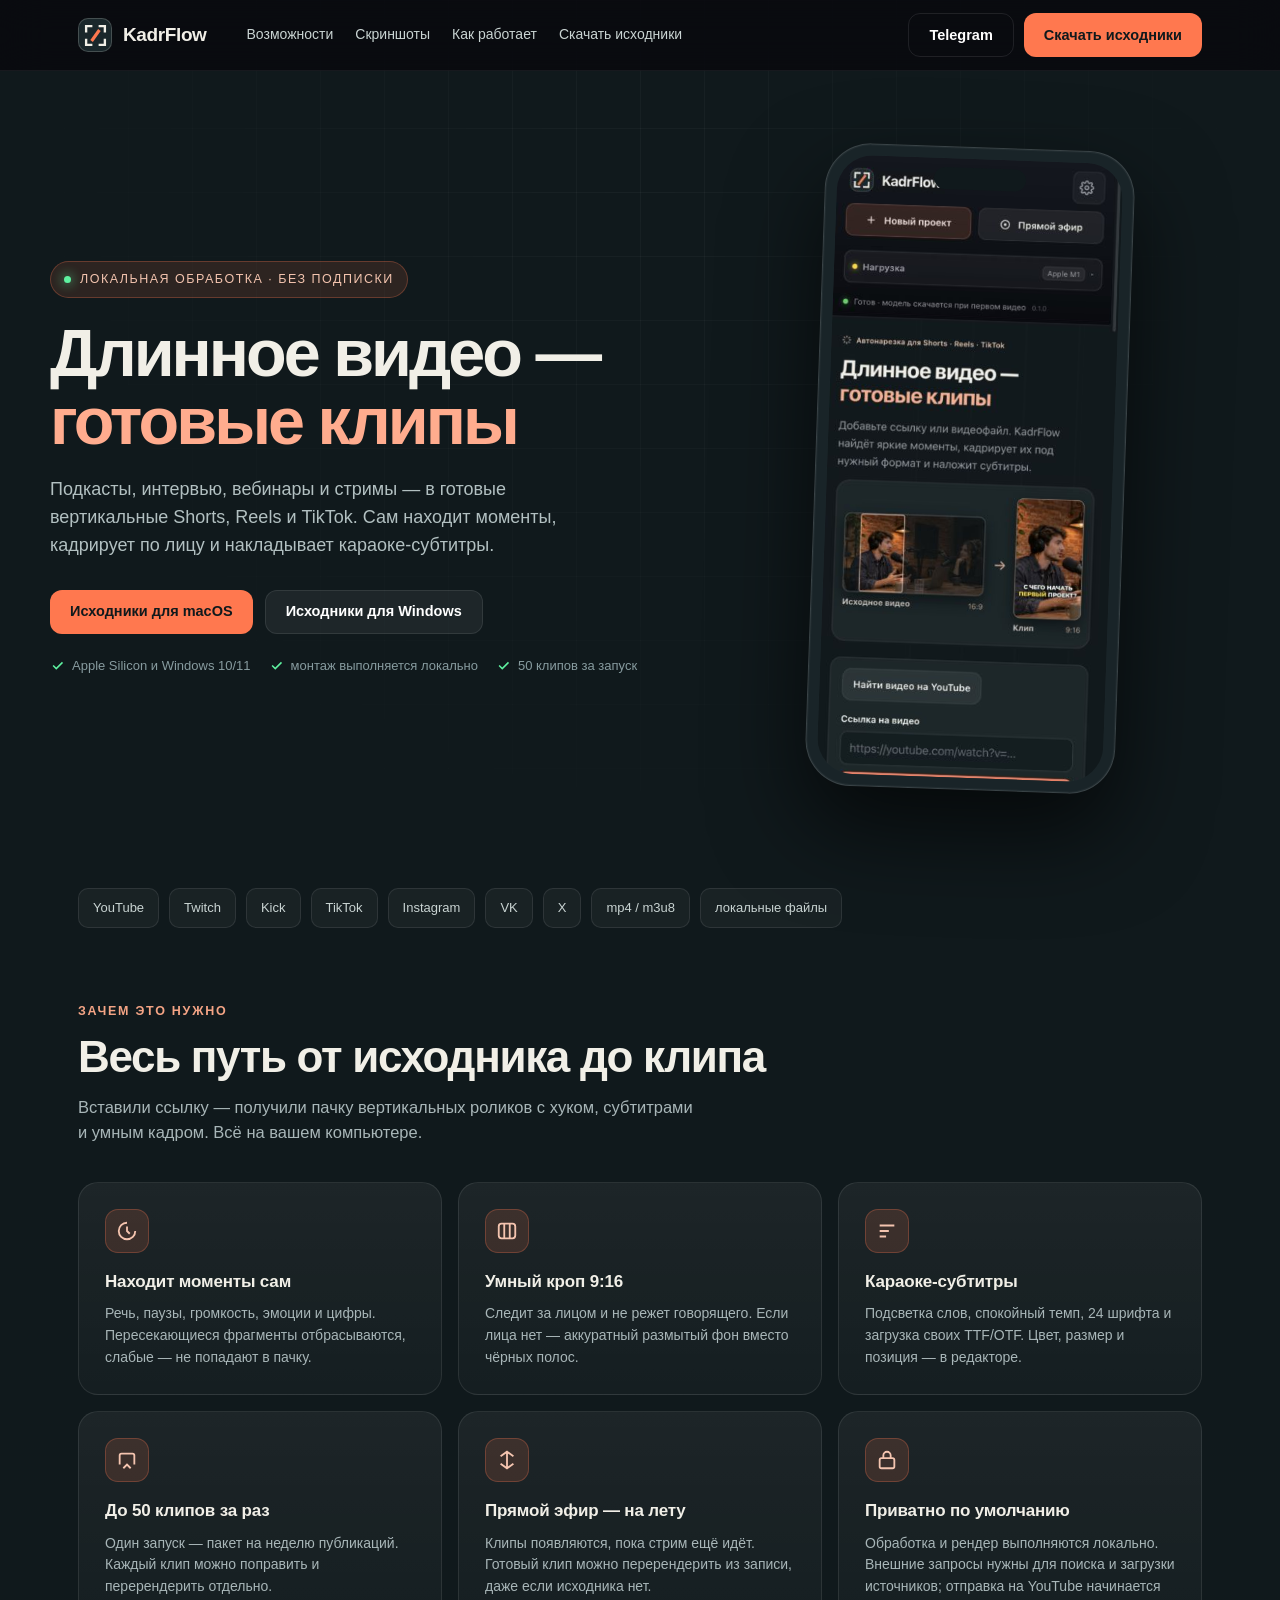
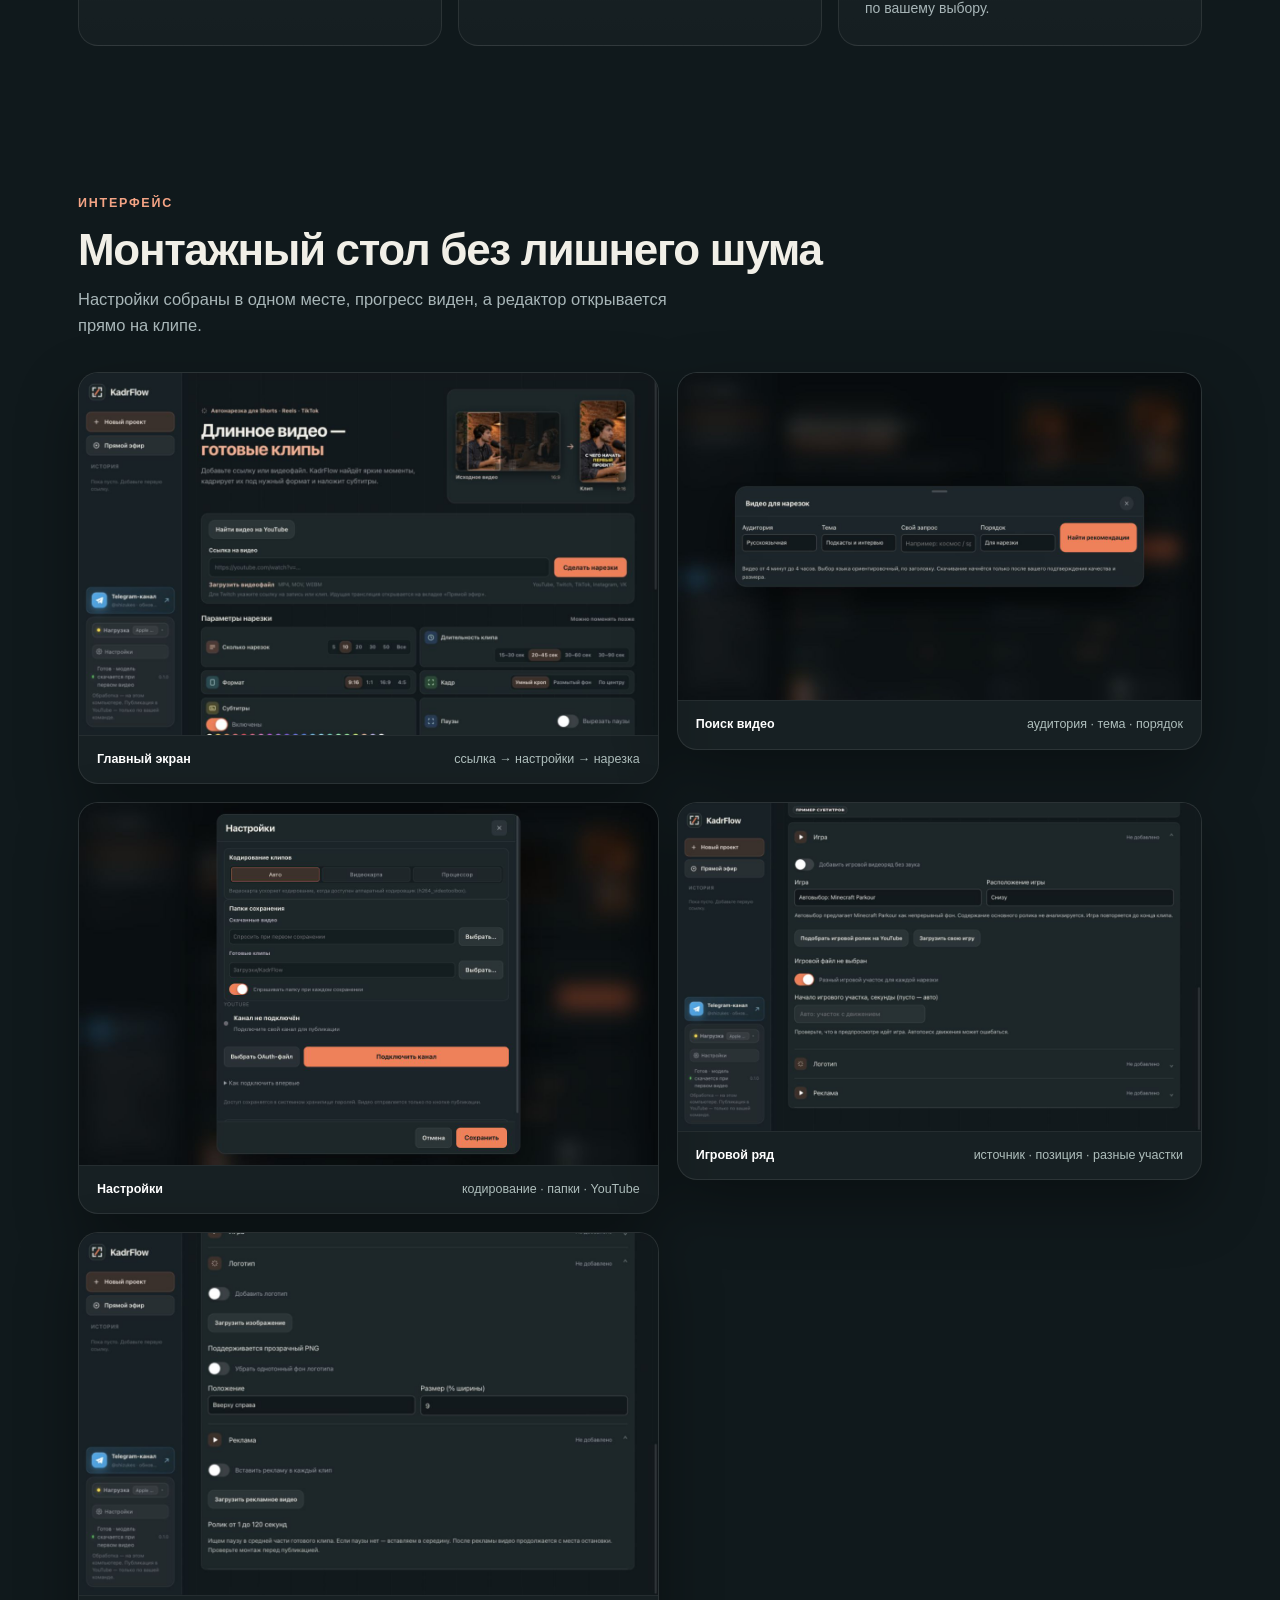
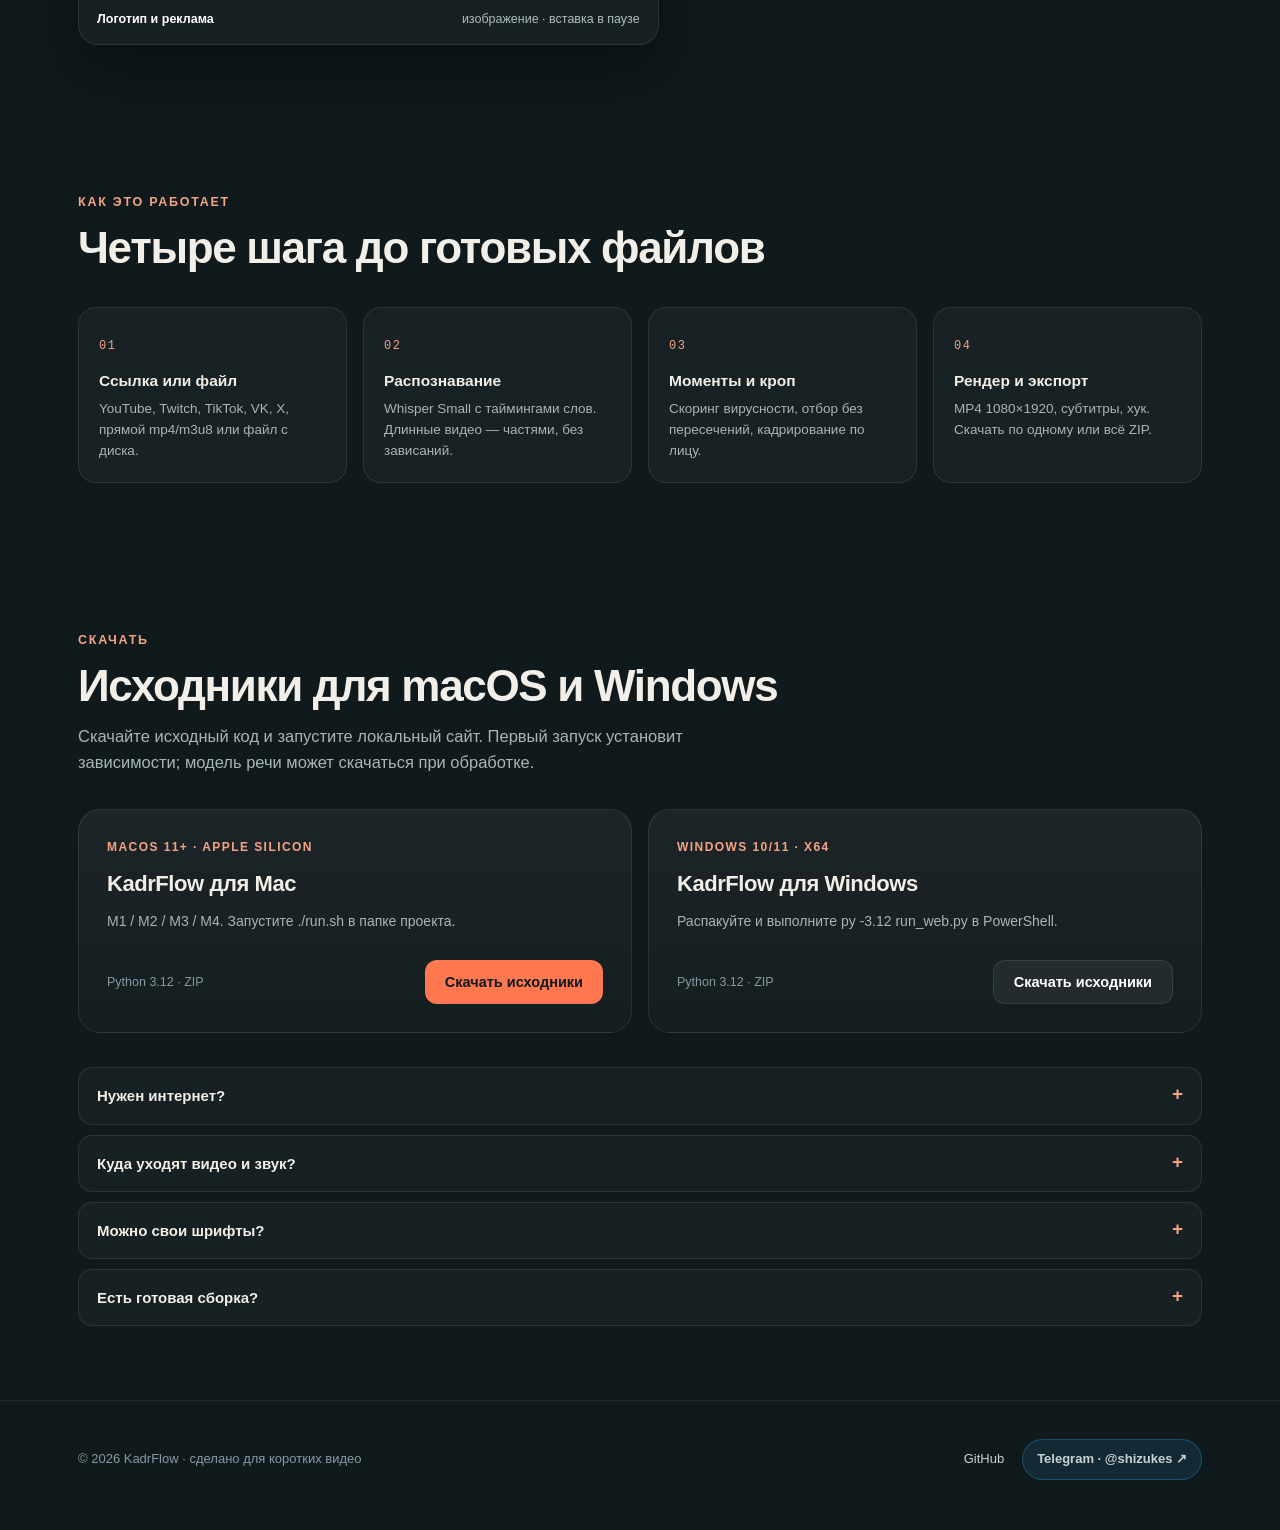
<file: docs/index.html>
<!doctype html>
<html lang="ru">
<head>
<meta charset="utf-8">
<meta name="viewport" content="width=device-width, initial-scale=1">
<title>KadrFlow — клипы из длинных видео</title>
<meta name="description" content="KadrFlow нарезает длинные видео и стримы в вертикальные клипы для Shorts, Reels и TikTok. Умный кроп, караоке-субтитры, 50 клипов за запуск. Локально, без облака.">
<meta property="og:title" content="KadrFlow — клипы из длинных видео">
<meta property="og:description" content="Подкасты, интервью и стримы — в готовые Shorts, Reels и TikTok. Локально, на macOS и Windows.">
<meta property="og:url" content="https://github.com/Mr-X-01/kadrflow">
<meta property="og:image" content="https://raw.githubusercontent.com/Mr-X-01/kadrflow/main/docs/github/social-preview.png">
<link rel="icon" href="favicon.svg" type="image/svg+xml">
<style>
:root{
  --bg:#10191c; --panel:rgba(255,255,255,.045); --line:rgba(255,255,255,.09);
  --text:#f1efe7; --muted:#a8b6b8; --accent:#ff784f; --secondary:#8ed7c2;
  --grad:#ff784f;
  --ease:cubic-bezier(.2,.8,.2,1);
}
*{box-sizing:border-box}
html{scroll-behavior:smooth}
body{margin:0;background:var(--bg);color:var(--text);font:16px/1.55 -apple-system,BlinkMacSystemFont,"SF Pro Display","Segoe UI",Roboto,sans-serif;overflow-x:hidden}
a{color:inherit;text-decoration:none}
.bg{position:fixed;inset:0;z-index:-2;background:#10191c}
.bg:after{content:"";position:absolute;inset:0;background-image:linear-gradient(rgba(255,255,255,.035) 1px,transparent 1px),linear-gradient(90deg,rgba(255,255,255,.035) 1px,transparent 1px);background-size:64px 64px;mask-image:radial-gradient(ellipse at 50% 20%,#000 0%,transparent 72%)}
.wrap{max-width:1180px;margin:0 auto;padding:0 28px}
nav{position:sticky;top:0;z-index:20;backdrop-filter:blur(22px);background:rgba(7,6,12,.72);border-bottom:1px solid rgba(255,255,255,.06)}
.nav-in{height:70px;display:flex;align-items:center;gap:26px}
.brand{display:flex;align-items:center;gap:11px;font-weight:750;font-size:19px;letter-spacing:-.02em}
.mark{width:34px;height:34px;border-radius:10px;background:#1a272b;border:1px solid rgba(241,239,231,.2);display:grid;place-items:center}
.mark svg{width:25px;height:25px}
.links{display:flex;gap:22px;margin-left:14px;font-size:14px;color:#c9d4d2}
.links a:hover{color:#fff}
.nav-cta{margin-left:auto;display:flex;gap:10px;align-items:center}
.btn{display:inline-flex;align-items:center;justify-content:center;gap:9px;height:44px;padding:0 20px;border-radius:12px;font-weight:650;font-size:14.5px;border:1px solid var(--line);background:rgba(255,255,255,.06);color:#fff;transition:transform .2s var(--ease),background .2s,border-color .2s;white-space:nowrap}
.btn:hover{transform:translateY(-1px);background:rgba(255,255,255,.1);border-color:rgba(255,255,255,.18)}
.btn.primary{background:var(--grad);color:#10191c;border:0;box-shadow:none}
.btn.primary:hover{box-shadow:0 0 0 2px rgba(255,120,79,.25)}
.btn.ghost{background:transparent}
.hero{padding:76px 0 64px;display:grid;grid-template-columns:1.08fr .92fr;gap:50px;align-items:center}
.eyebrow{display:inline-flex;align-items:center;gap:9px;font-size:12.5px;letter-spacing:.12em;text-transform:uppercase;color:#f4c4af;background:rgba(255,120,79,.12);border:1px solid rgba(255,120,79,.28);padding:8px 13px;border-radius:100px}
.eyebrow i{width:7px;height:7px;border-radius:50%;background:#5ef2a0;box-shadow:0 0 12px #5ef2a0}
h1{font-size:clamp(40px,5.2vw,70px);line-height:1.02;letter-spacing:-.045em;margin:22px 0 20px;font-weight:800}
.grad{color:#ffac8e}
.lead{color:#b2c0c1;font-size:18px;max-width:520px;margin:0 0 30px}
.hero-actions{display:flex;gap:12px;flex-wrap:wrap}
.hero-note{display:flex;gap:18px;margin-top:22px;color:#879b9f;font-size:13px;flex-wrap:wrap}
.hero-note span{display:flex;align-items:center;gap:7px}
.hero-note svg{width:15px;height:15px;color:#5ef2a0}
.phone-wrap{position:relative;display:flex;justify-content:center}
.phone-wrap:before{content:"";position:absolute;width:min(420px,100%);height:420px;border-radius:50%;background:none;top:70px}
.phone{position:relative;width:310px;border-radius:46px;background:#192428;border:1px solid rgba(255,255,255,.14);padding:11px;box-shadow:0 40px 90px rgba(0,0,0,.65),0 0 0 1px rgba(255,255,255,.04) inset;transform:rotate(2deg)}
.phone img{display:block;width:100%;border-radius:36px}
.phone .notch{position:absolute;left:50%;top:20px;transform:translateX(-50%);width:92px;height:22px;border-radius:12px;background:#10191c;z-index:2}
.float{position:absolute;background:rgba(18,15,27,.86);border:1px solid rgba(255,255,255,.13);border-radius:14px;padding:10px 14px;font-size:12.5px;font-weight:650;backdrop-filter:blur(14px);box-shadow:0 16px 40px rgba(0,0,0,.5);display:flex;align-items:center;gap:8px}
.float.a{top:66px;right:0}
.float.b{bottom:58px;left:-6px}
.float i{width:8px;height:8px;border-radius:50%;background:#5ef2a0;box-shadow:0 0 10px #5ef2a0}
section{padding:74px 0}
.kicker{color:#f4a485;font-size:12.5px;letter-spacing:.14em;text-transform:uppercase;font-weight:700}
h2{font-size:clamp(30px,3.6vw,44px);line-height:1.08;letter-spacing:-.03em;margin:12px 0 14px;font-weight:780}
.sub{color:var(--muted);max-width:620px;margin:0;font-size:16.5px}
.platforms{display:flex;gap:10px;flex-wrap:wrap;margin-top:34px}
.plat{font-size:13px;color:#c9d4d2;border:1px solid var(--line);background:rgba(255,255,255,.04);padding:9px 14px;border-radius:10px}
.features{display:grid;grid-template-columns:repeat(3,1fr);gap:16px;margin-top:36px}
.card{position:relative;background:linear-gradient(180deg,rgba(255,255,255,.055),rgba(255,255,255,.022));border:1px solid var(--line);border-radius:20px;padding:26px;overflow:hidden;transition:transform .25s var(--ease),border-color .25s}
.card:hover{transform:translateY(-3px);border-color:rgba(255,255,255,.18)}
.card:before{content:"";position:absolute;inset:0;background:radial-gradient(320px 160px at 10% 0%,rgba(255,120,79,.18),transparent 70%);opacity:0;transition:opacity .25s}
.card:hover:before{opacity:1}
.ico{width:44px;height:44px;border-radius:13px;display:grid;place-items:center;background:rgba(255,120,79,.14);border:1px solid rgba(255,120,79,.28);margin-bottom:16px}
.ico svg{width:22px;height:22px;color:#f4c4af}
.card h3{margin:0 0 8px;font-size:17px;letter-spacing:-.01em}
.card p{margin:0;color:#a8b6b8;font-size:14px;line-height:1.55}
.shots{display:grid;grid-template-columns:1.05fr .95fr;gap:18px;margin-top:34px;align-items:start}
.shot{border:1px solid var(--line);border-radius:20px;overflow:hidden;background:rgba(255,255,255,.03);box-shadow:0 24px 60px rgba(0,0,0,.35)}
.shot img{display:block;width:100%}
.shot .cap{display:flex;justify-content:space-between;gap:10px;padding:14px 18px;color:#afbfbd;font-size:12.5px;border-top:1px solid rgba(255,255,255,.06)}
.shot .cap b{color:#fff;font-weight:600}
.steps{display:grid;grid-template-columns:repeat(4,1fr);gap:16px;margin-top:36px;counter-reset:s}
.step{position:relative;padding:24px 20px 20px;border-radius:18px;border:1px solid var(--line);background:rgba(255,255,255,.035)}
.step:before{counter-increment:s;content:counter(s,decimal-leading-zero);font-family:ui-monospace,Menlo,monospace;font-size:12px;color:#f4a485;letter-spacing:.12em}
.step h4{margin:12px 0 6px;font-size:15.5px}
.step p{margin:0;color:#a8b6b8;font-size:13.5px}
.dl{display:grid;grid-template-columns:1fr 1fr;gap:16px;margin-top:34px}
.dlcard{border:1px solid var(--line);border-radius:22px;padding:28px;background:linear-gradient(180deg,rgba(255,255,255,.055),rgba(255,255,255,.02));display:flex;flex-direction:column;gap:10px}
.dlcard .os{font-size:12px;letter-spacing:.12em;text-transform:uppercase;color:#f4a485;font-weight:700}
.dlcard h3{margin:0;font-size:22px;letter-spacing:-.02em}
.dlcard p{margin:0;color:#a8b6b8;font-size:14px}
.dlcard .meta{margin-top:auto;padding-top:18px;display:flex;align-items:center;justify-content:space-between;gap:10px;color:#879b9f;font-size:12.5px}
.faq{margin-top:34px;display:grid;gap:10px}
details{border:1px solid var(--line);border-radius:14px;background:rgba(255,255,255,.03);padding:0 18px}
summary{cursor:pointer;padding:16px 0;font-weight:600;font-size:15px;list-style:none;display:flex;justify-content:space-between;gap:12px}
summary::-webkit-details-marker{display:none}
summary:after{content:"+";color:#f4a485;font-size:19px;line-height:1}
details[open] summary:after{content:"–"}
details p{color:#a8b6b8;font-size:14px;margin:0 0 16px}
footer{border-top:1px solid rgba(255,255,255,.07);padding:38px 0 50px;color:#879b9f;font-size:13px}
.foot{display:flex;justify-content:space-between;gap:20px;flex-wrap:wrap;align-items:center}
.foot a{color:#c9d4d2}
.foot a:hover{color:#fff}
.telegram{display:inline-flex;align-items:center;gap:9px;background:rgba(42,171,238,.12);border:1px solid rgba(42,171,238,.3);color:#bfe9ff;padding:9px 14px;border-radius:100px;font-weight:600;font-size:13px}
.telegram:hover{background:rgba(42,171,238,.2)}
@media (max-width:960px){
  .hero{grid-template-columns:1fr;padding-top:48px;gap:36px}
  .phone-wrap{order:-1}
  .phone{width:270px}
  .features{grid-template-columns:1fr 1fr}
  .steps{grid-template-columns:1fr 1fr}
  .shots,.dl{grid-template-columns:1fr}
  .links{display:none}
}
@media (max-width:620px){
  .wrap{padding:0 18px}
  .hero{padding:36px 0 30px}
  h1{font-size:40px}
  .lead{font-size:16px}
  .features{grid-template-columns:1fr}
  .steps{grid-template-columns:1fr}
  section{padding:52px 0}
  .nav-cta .btn.ghost{display:none}
  .float.a{right:0}
  .float.b{left:0}
}
</style>
</head>
<body>
<div class="bg"></div>

<nav>
  <div class="wrap nav-in">
    <a class="brand" href="#top">
      <span class="mark"><svg viewBox="0 0 32 32" fill="none" aria-hidden="true"><path d="M4 12V4h8M20 4h8v8M4 20v8h8M20 28h8v-8" stroke="#F1EFE7" stroke-width="3"/><path d="M21 9 11 23" stroke="#FF784F" stroke-width="4"/></svg></span>
      KadrFlow
    </a>
    <div class="links">
      <a href="#features">Возможности</a>
      <a href="#shots">Скриншоты</a>
      <a href="#how">Как работает</a>
      <a href="#download">Скачать исходники</a>
    </div>
    <div class="nav-cta">
      <a class="btn ghost" href="https://t.me/shizukes">Telegram</a>
      <a class="btn primary" href="#download">Скачать исходники</a>
    </div>
  </div>
</nav>

<main id="top">
  <div class="wrap hero">
    <div>
      <span class="eyebrow"><i></i> локальная обработка · без подписки</span>
      <h1>Длинное видео —<br><span class="grad">готовые клипы</span></h1>
      <p class="lead">Подкасты, интервью, вебинары и стримы — в готовые вертикальные Shorts, Reels и TikTok. Сам находит моменты, кадрирует по лицу и накладывает караоке-субтитры.</p>
      <div class="hero-actions">
        <a class="btn primary" href="https://github.com/Mr-X-01/kadrflow/archive/refs/heads/main.zip">Исходники для macOS</a>
        <a class="btn" href="https://github.com/Mr-X-01/kadrflow/archive/refs/heads/main.zip">Исходники для Windows</a>
      </div>
      <div class="hero-note">
        <span><svg viewBox="0 0 24 24" fill="none" stroke="currentColor" stroke-width="2.4"><path d="m5 12 5 5L20 7"/></svg> Apple Silicon и Windows 10/11</span>
        <span><svg viewBox="0 0 24 24" fill="none" stroke="currentColor" stroke-width="2.4"><path d="m5 12 5 5L20 7"/></svg> монтаж выполняется локально</span>
        <span><svg viewBox="0 0 24 24" fill="none" stroke="currentColor" stroke-width="2.4"><path d="m5 12 5 5L20 7"/></svg> 50 клипов за запуск</span>
      </div>
    </div>
    <div class="phone-wrap">
      <div class="phone"><span class="notch"></span><img src="screenshots/kadrflow-mobile.png" alt="Мобильный интерфейс KadrFlow"></div>
    </div>
  </div>

  <div class="wrap">
    <div class="platforms">
      <span class="plat">YouTube</span><span class="plat">Twitch</span><span class="plat">Kick</span>
      <span class="plat">TikTok</span><span class="plat">Instagram</span><span class="plat">VK</span>
      <span class="plat">X</span><span class="plat">mp4 / m3u8</span><span class="plat">локальные файлы</span>
    </div>
  </div>

  <section id="features">
    <div class="wrap">
      <div class="kicker">Зачем это нужно</div>
      <h2>Весь путь от исходника до клипа</h2>
      <p class="sub">Вставили ссылку — получили пачку вертикальных роликов с хуком, субтитрами и умным кадром. Всё на вашем компьютере.</p>
      <div class="features">
        <div class="card"><div class="ico"><svg viewBox="0 0 24 24" fill="none" stroke="currentColor" stroke-width="2"><path d="M12 3a9 9 0 1 0 9 9"/><path d="M12 7v5l3 3"/></svg></div><h3>Находит моменты сам</h3><p>Речь, паузы, громкость, эмоции и цифры. Пересекающиеся фрагменты отбрасываются, слабые — не попадают в пачку.</p></div>
        <div class="card"><div class="ico"><svg viewBox="0 0 24 24" fill="none" stroke="currentColor" stroke-width="2"><rect x="3" y="4" width="18" height="16" rx="3"/><path d="M9 4v16M15 4v16"/></svg></div><h3>Умный кроп 9:16</h3><p>Следит за лицом и не режет говорящего. Если лица нет — аккуратный размытый фон вместо чёрных полос.</p></div>
        <div class="card"><div class="ico"><svg viewBox="0 0 24 24" fill="none" stroke="currentColor" stroke-width="2"><path d="M4 6h16M4 12h10M4 18h7"/></svg></div><h3>Караоке-субтитры</h3><p>Подсветка слов, спокойный темп, 24 шрифта и загрузка своих TTF/OTF. Цвет, размер и позиция — в редакторе.</p></div>
        <div class="card"><div class="ico"><svg viewBox="0 0 24 24" fill="none" stroke="currentColor" stroke-width="2"><path d="M4 17V7a2 2 0 0 1 2-2h12a2 2 0 0 1 2 2v10"/><path d="m8 21 4-4 4 4"/></svg></div><h3>До 50 клипов за раз</h3><p>Один запуск — пакет на неделю публикаций. Каждый клип можно поправить и перерендерить отдельно.</p></div>
        <div class="card"><div class="ico"><svg viewBox="0 0 24 24" fill="none" stroke="currentColor" stroke-width="2"><path d="M12 3v18M5 8l7-5 7 5M5 16l7 5 7-5"/></svg></div><h3>Прямой эфир — на лету</h3><p>Клипы появляются, пока стрим ещё идёт. Готовый клип можно перерендерить из записи, даже если исходника нет.</p></div>
        <div class="card"><div class="ico"><svg viewBox="0 0 24 24" fill="none" stroke="currentColor" stroke-width="2"><rect x="4" y="10" width="16" height="11" rx="2"/><path d="M8 10V7a4 4 0 0 1 8 0v3"/></svg></div><h3>Приватно по умолчанию</h3><p>Обработка и рендер выполняются локально. Внешние запросы нужны для поиска и загрузки источников; отправка на YouTube начинается по вашему выбору.</p></div>
      </div>
    </div>
  </section>

  <section id="shots">
    <div class="wrap">
      <div class="kicker">Интерфейс</div>
      <h2>Монтажный стол без лишнего шума</h2>
      <p class="sub">Настройки собраны в одном месте, прогресс виден, а редактор открывается прямо на клипе.</p>
      <div class="shots">
        <div class="shot"><img src="screenshots/kadrflow-home.png" alt="Главный экран KadrFlow"><div class="cap"><b>Главный экран</b><span>ссылка → настройки → нарезка</span></div></div>
        <div class="shot"><img src="screenshots/kadrflow-discovery.png" alt="Поиск видео для нарезок"><div class="cap"><b>Поиск видео</b><span>аудитория · тема · порядок</span></div></div>
        <div class="shot"><img src="screenshots/kadrflow-settings.png" alt="Настройки KadrFlow"><div class="cap"><b>Настройки</b><span>кодирование · папки · YouTube</span></div></div>
        <div class="shot"><img src="screenshots/kadrflow-game.png" alt="Настройки игрового ряда"><div class="cap"><b>Игровой ряд</b><span>источник · позиция · разные участки</span></div></div>
        <div class="shot"><img src="screenshots/kadrflow-logo-ad.png" alt="Настройки логотипа и рекламы"><div class="cap"><b>Логотип и реклама</b><span>изображение · вставка в паузе</span></div></div>
      </div>
    </div>
  </section>

  <section id="how">
    <div class="wrap">
      <div class="kicker">Как это работает</div>
      <h2>Четыре шага до готовых файлов</h2>
      <div class="steps">
        <div class="step"><h4>Ссылка или файл</h4><p>YouTube, Twitch, TikTok, VK, X, прямой mp4/m3u8 или файл с диска.</p></div>
        <div class="step"><h4>Распознавание</h4><p>Whisper Small с таймингами слов. Длинные видео — частями, без зависаний.</p></div>
        <div class="step"><h4>Моменты и кроп</h4><p>Скоринг вирусности, отбор без пересечений, кадрирование по лицу.</p></div>
        <div class="step"><h4>Рендер и экспорт</h4><p>MP4 1080×1920, субтитры, хук. Скачать по одному или всё ZIP.</p></div>
      </div>
    </div>
  </section>

  <section id="download">
    <div class="wrap">
      <div class="kicker">Скачать</div>
      <h2>Исходники для macOS и Windows</h2>
      <p class="sub">Скачайте исходный код и запустите локальный сайт. Первый запуск установит зависимости; модель речи может скачаться при обработке.</p>
      <div class="dl">
        <div class="dlcard">
          <span class="os">macOS 11+ · Apple Silicon</span>
          <h3>KadrFlow для Mac</h3>
          <p>M1 / M2 / M3 / M4. Запустите ./run.sh в папке проекта.</p>
          <div class="meta"><span>Python 3.12 · ZIP</span><a class="btn primary" href="https://github.com/Mr-X-01/kadrflow/archive/refs/heads/main.zip">Скачать исходники</a></div>
        </div>
        <div class="dlcard">
          <span class="os">Windows 10/11 · x64</span>
          <h3>KadrFlow для Windows</h3>
          <p>Распакуйте и выполните py -3.12 run_web.py в PowerShell.</p>
          <div class="meta"><span>Python 3.12 · ZIP</span><a class="btn" href="https://github.com/Mr-X-01/kadrflow/archive/refs/heads/main.zip">Скачать исходники</a></div>
        </div>
      </div>
      <div class="faq">
        <details><summary>Нужен интернет?</summary><p>Интернет нужен для поиска и скачивания видео, проверки обновлений и публикации на YouTube. Нарезка, распознавание и рендер идут локально.</p></details>
        <details><summary>Куда уходят видео и звук?</summary><p>Проекты хранятся локально в папке <code>data</code> при запуске из исходников. На YouTube загружается только выбранный вами готовый клип после подтверждения.</p></details>
        <details><summary>Можно свои шрифты?</summary><p>Да, TTF/OTF загружаются в редакторе и шаблоне. В комплекте 24 шрифта, включая рукописные и спортивные.</p></details>
        <details><summary>Есть готовая сборка?</summary><p>Пока опубликованы исходники. Для запуска в браузере нужен Python 3.12. Проверенные сборки появятся в разделе Releases.</p></details>
      </div>
    </div>
  </section>
</main>

<footer>
  <div class="wrap foot">
    <div>© 2026 KadrFlow · сделано для коротких видео</div>
    <div style="display:flex;gap:18px;align-items:center;flex-wrap:wrap">
      <a href="https://github.com/Mr-X-01/kadrflow">GitHub</a>
      <a class="telegram" href="https://t.me/shizukes">Telegram · @shizukes ↗</a>
    </div>
  </div>
</footer>
</body>
</html>
</file>
